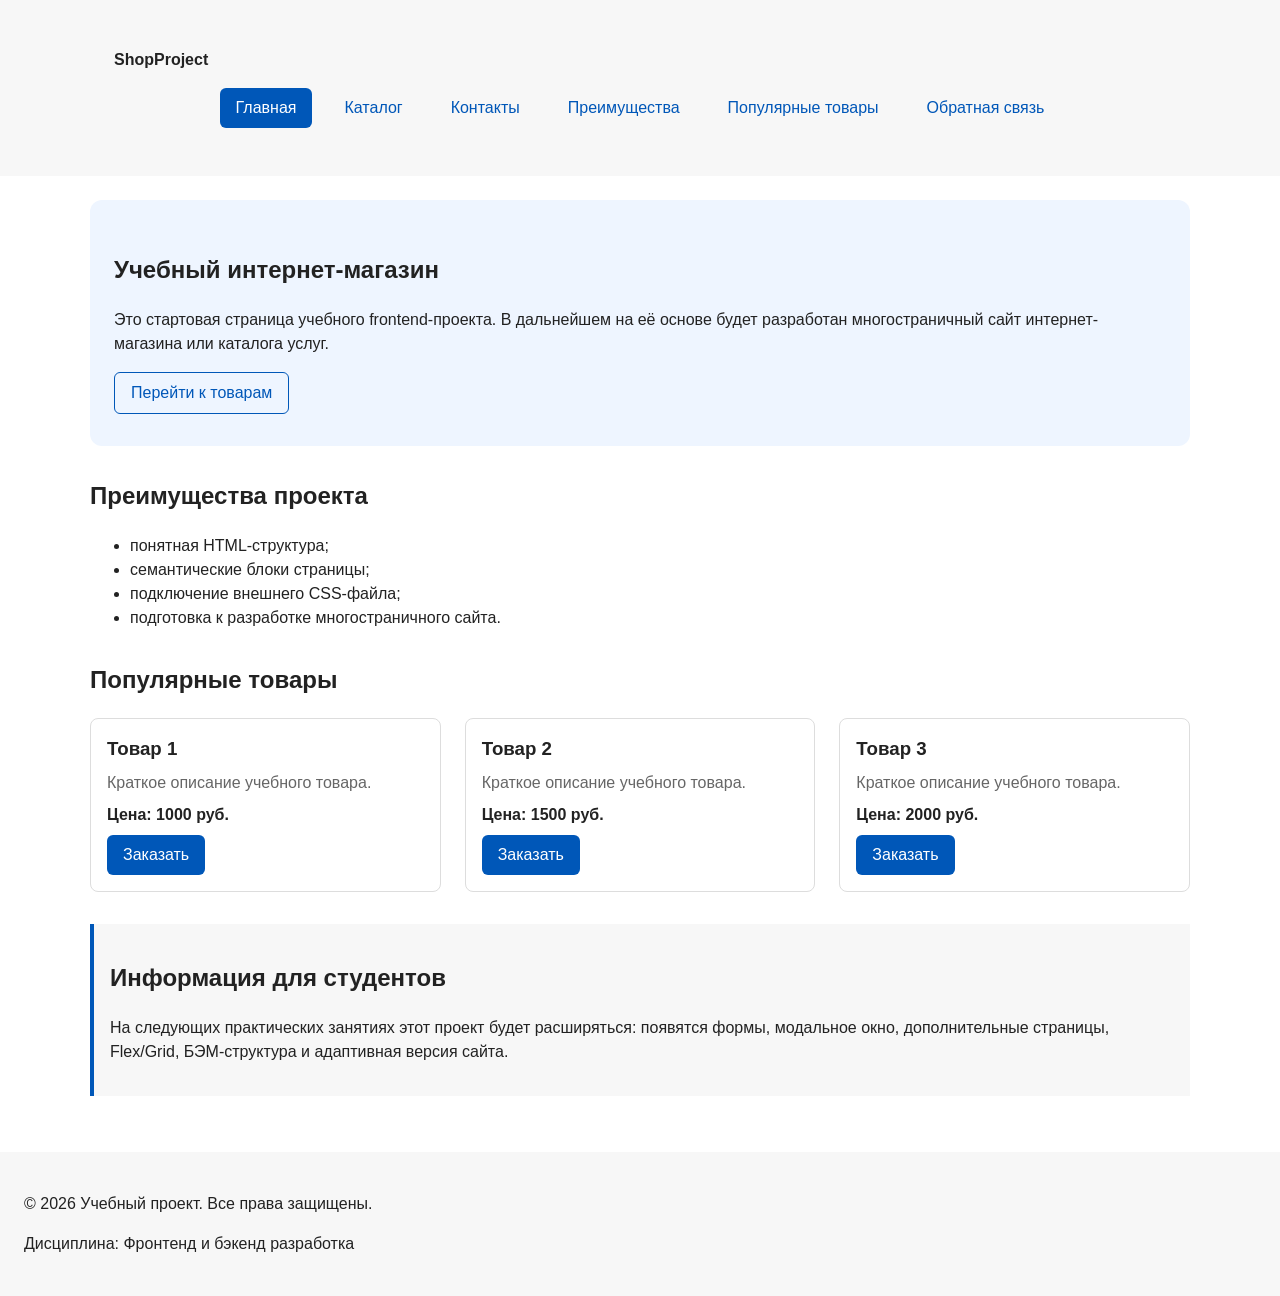
<file: index.html>
<!DOCTYPE html>
<html lang="ru">
<head>
  <meta charset="UTF-8">
  <meta name="viewport" content="width=device-width, initial-scale=1.0">
  <meta name="description" content="Главная страница интернет-магазина.">
  <title>Каталог товаров</title>
  <link rel="stylesheet" href="css/style.css">
  <script src="js/main.js" defer></script>
</head>
<body>
  <header class="site-header">
    <div class="site-header__inner">
      <a class="site-header__logo" href="index.html">ShopProject</a>

      <nav class="site-nav" aria-label="Основная навигация">
        <ul class="site-nav__list">
          <li class="site-nav__item">
            <a class="site-nav__link site-nav__link--active" href="index.html">Главная</a>
          </li>

          <li class="site-nav__item">
            <a class="site-nav__link" href="catalog.html">Каталог</a>
          </li>

          <li class="site-nav__item">
            <a class="site-nav__link" href="contacts.html">Контакты</a>
          </li>

          <li class="site-nav__item">
            <a class="site-nav__link" href="index.html#advantages">Преимущества</a>
          </li>

          <li class="site-nav__item">
            <a class="site-nav__link" href="index.html#popular">Популярные товары</a>
          </li>

          <li class="site-nav__item">
            <a class="site-nav__link" href="index.html#contacts">Обратная связь</a>
          </li>
        </ul>
      </nav>
    </div>
  </header>

  <main>
    <section class="hero">
      <h1>Учебный интернет-магазин</h1>
      <p>
        Это стартовая страница учебного frontend-проекта.
        В дальнейшем на её основе будет разработан многостраничный сайт
        интернет-магазина или каталога услуг.
      </p>
      <a class="button button--secondary" href="#popular">Перейти к товарам</a>
    </section>

    <section class="section" id="advantages">
      <h2>Преимущества проекта</h2>

      <ul class="advantages-list">
        <li>понятная HTML-структура;</li>
        <li>семантические блоки страницы;</li>
        <li>подключение внешнего CSS-файла;</li>
        <li>подготовка к разработке многостраничного сайта.</li>
      </ul>
    </section>

    <section class="section" id="popular">
      <h2>Популярные товары</h2>

      <div class="products-grid">
        <article class="product-card">
          <h3 class="product-card__title">Товар 1</h3>
          <p class="product-card__description">Краткое описание учебного товара.</p>
          <p class="product-card__price">Цена: 1000 руб.</p>
          <button class="button button--primary product-card__button" type="button" data-product="Товар 1">
            Заказать
          </button>
        </article>

        <article class="product-card">
          <h3 class="product-card__title">Товар 2</h3>
          <p class="product-card__description">Краткое описание учебного товара.</p>
          <p class="product-card__price">Цена: 1500 руб.</p>
          <button class="button button--primary product-card__button" type="button" data-product="Товар 1">
            Заказать
          </button>
        </article>

        <article class="product-card">
          <h3 class="product-card__title">Товар 3</h3>
          <p class="product-card__description">Краткое описание учебного товара.</p>
          <p class="product-card__price">Цена: 2000 руб.</p>
          <button class="button button--primary product-card__button" type="button" data-product="Товар 1">
            Заказать
          </button>
        </article>
      </div>
    </section>

    <p class="success-message" id="success-message" hidden>
      Форма успешно отправлена!
    </p>

    <aside class="aside-info">
      <h2>Информация для студентов</h2>
      <p>
        На следующих практических занятиях этот проект будет расширяться:
        появятся формы, модальное окно, дополнительные страницы, Flex/Grid,
        БЭМ-структура и адаптивная версия сайта.
      </p>
    </aside>
  </main>

  <dialog class="order-dialog" id="order-dialog" aria-labelledby="order-dialog-title">
    <h2 class="order-dialog__title" id="order-dialog-title">Оформление заявки</h2>

    <form class="order-form" id="order-form" action="#" method="post" novalidate>
      <input id="selected-product" name="selected-product" type="hidden">

      <div class="order-form__field">
        <label class="order-form__label" for="order-name">Имя</label>
        <input
          class="order-form__input"
          id="order-name"
          name="name"
          type="text"
          placeholder="Введите ваше имя"
          minlength="2"
          autocomplete="given-name"
          required
        >
      </div>

      <div class="order-form__field">
        <label class="order-form__label" for="order-email">E-mail</label>
        <input
          class="order-form__input"
          id="order-email"
          name="email"
          type="email"
          placeholder="example@mail.ru"
          autocomplete="email"
          required
        >
      </div>

      <div class="order-form__field">
        <label class="order-form__label" for="order-phone">Телефон</label>
        <input
          class="order-form__input"
          id="order-phone"
          name="phone"
          type="tel"
          inputmode="tel"
          placeholder="+7 (900) 000-00-00"
          pattern="^\+7 \(\d{3}\) \d{3}-\d{2}-\d{2}$"
          required
        >
        <small>Формат: +7 (900) 000-00-00</small>
      </div>

      <div class="order-form__field">
        <label class="order-form__label" for="order-date">Дата связи</label>
        <input
          class="order-form__input"
          id="order-date"
          name="date"
          type="date"
        >
      </div>

      <div class="order-form__field">
        <label class="order-form__label" for="order-topic">Тема заявки</label>
        <select id="order-topic" name="topic" required>
          <option value="">Выберите тему</option>
          <option value="product">Заказ товара</option>
          <option value="consultation">Консультация</option>
          <option value="delivery">Доставка</option>
        </select>
      </div>

      <div class="order-form__field">
        <label class="order-form__label" for="order-comment">Комментарий</label>
        <textarea
          class="order-form__input"
          id="order-comment"
          name="comment"
          rows="4"
          placeholder="Укажите дополнительную информацию"
        ></textarea>
      </div>

      <div class="order-form__field">
        <label class="order-form__label">
          <input
            id="order-agreement"
            name="agreement"
            type="checkbox"
            required
          >
          Я согласен на обработку данных
        </label>
      </div>

      <div class="order-form__actions">
        <button class="button button--secondary" type="button" id="close-order-dialog">Закрыть</button>
        <button class="button button--primary" type="submit">Отправить заявку</button>
      </div>
    </form>
  </dialog>

  <footer id="contacts">
    <p>&copy; 2026 Учебный проект. Все права защищены.</p>
    <p>Дисциплина: Фронтенд и бэкенд разработка</p>
  </footer>
</body>
</html>
</file>
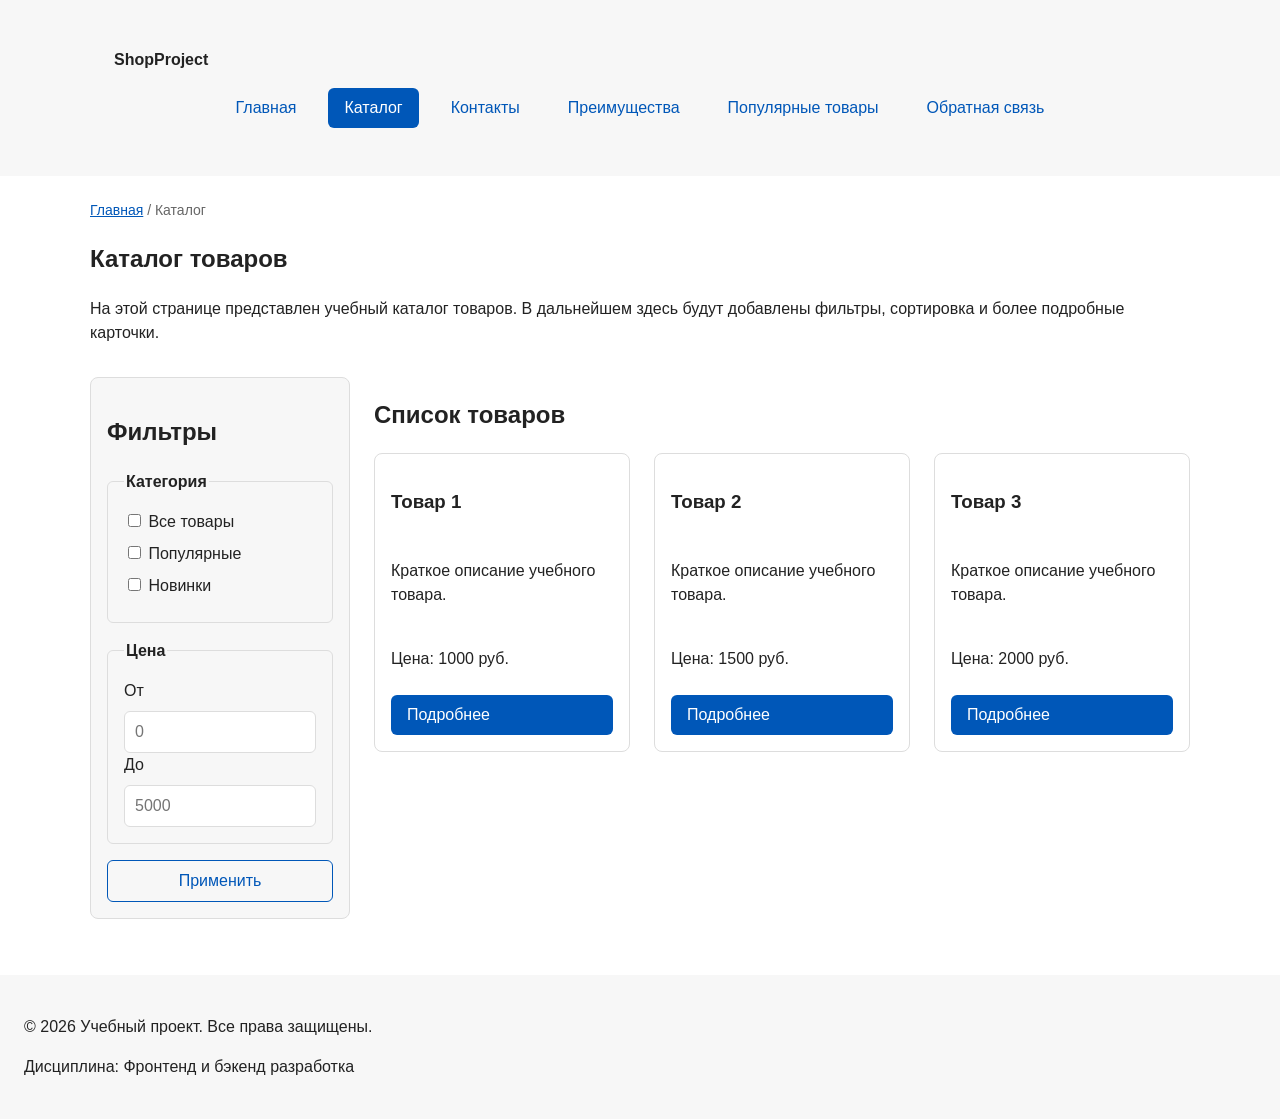
<file: catalog.html>
<!DOCTYPE html>
<html lang="ru">
<head>
  <meta charset="UTF-8">
  <meta name="viewport" content="width=device-width, initial-scale=1.0">
  <meta name="description" content="Каталог товаров учебного интернет-магазина.">
  <title>Каталог товаров — Учебный интернет-магазин</title>
  <link rel="stylesheet" href="css/style.css">
</head>
<body>
<header class="site-header">
  <div class="site-header__inner">
    <a class="site-header__logo" href="index.html">ShopProject</a>

    <nav class="site-nav" aria-label="Основная навигация">
      <ul class="site-nav__list">
        <li class="site-nav__item">
          <a class="site-nav__link" href="index.html">Главная</a>
        </li>

        <li class="site-nav__item">
          <a class="site-nav__link site-nav__link--active" href="catalog.html">Каталог</a>
        </li>

        <li class="site-nav__item">
          <a class="site-nav__link" href="contacts.html">Контакты</a>
        </li>

        <li class="site-nav__item">
          <a class="site-nav__link" href="index.html#advantages">Преимущества</a>
        </li>

        <li class="site-nav__item">
          <a class="site-nav__link" href="index.html#popular">Популярные товары</a>
        </li>

        <li class="site-nav__item">
          <a class="site-nav__link" href="index.html#contacts">Обратная связь</a>
        </li>
      </ul>
    </nav>
  </div>
</header>

  <main>
    <nav class="breadcrumbs" aria-label="Хлебные крошки">
      <a class="breadcrumbs__link" href="index.html">Главная</a>
      <span class="breadcrumbs__current">Каталог</span>
    </nav>

    <section class="section">
      <h1>Каталог товаров</h1>
      <p>
        На этой странице представлен учебный каталог товаров.
        В дальнейшем здесь будут добавлены фильтры, сортировка и более
        подробные карточки.
      </p>
    </section>

    <section class="catalog-layout">
      <aside class="catalog-filters">
        <h2>Фильтры</h2>

        <form class="filters-form" action="#" method="get">
          <fieldset>
            <legend>Категория</legend>

            <label>
              <input type="checkbox" name="category" value="all">
              Все товары
            </label>

            <label>
              <input type="checkbox" name="category" value="popular">
              Популярные
            </label>

            <label>
              <input type="checkbox" name="category" value="new">
              Новинки
            </label>
          </fieldset>

          <fieldset>
            <legend>Цена</legend>

            <label for="price-from">От</label>
            <input id="price-from" name="price-from" type="number" min="0" placeholder="0">

            <label for="price-to">До</label>
            <input id="price-to" name="price-to" type="number" min="0" placeholder="5000">
          </fieldset>

          <button class="button button--secondary" type="submit">Применить</button>
        </form>
      </aside>

      <section class="catalog-products">
        <h2>Список товаров</h2>

        <div class="products-grid">
          <article class="product-card">
            <h3>Товар 1</h3>
            <p>Краткое описание учебного товара.</p>
            <p>Цена: 1000 руб.</p>
            <a class="button button--primary" href="index.html#popular">Подробнее</a>
          </article>

          <article class="product-card">
            <h3>Товар 2</h3>
            <p>Краткое описание учебного товара.</p>
            <p>Цена: 1500 руб.</p>
            <a class="button button--primary" href="index.html#popular">Подробнее</a>
          </article>

          <article class="product-card">
            <h3>Товар 3</h3>
            <p>Краткое описание учебного товара.</p>
            <p>Цена: 2000 руб.</p>
            <a class="button button--primary" href="index.html#popular">Подробнее</a>
          </article>
        </div>
      </section>
    </section>
  </main>

  <footer>
    <p>&copy; 2026 Учебный проект. Все права защищены.</p>
    <p>Дисциплина: Фронтенд и бэкенд разработка</p>
  </footer>
</body>
</html>
</file>
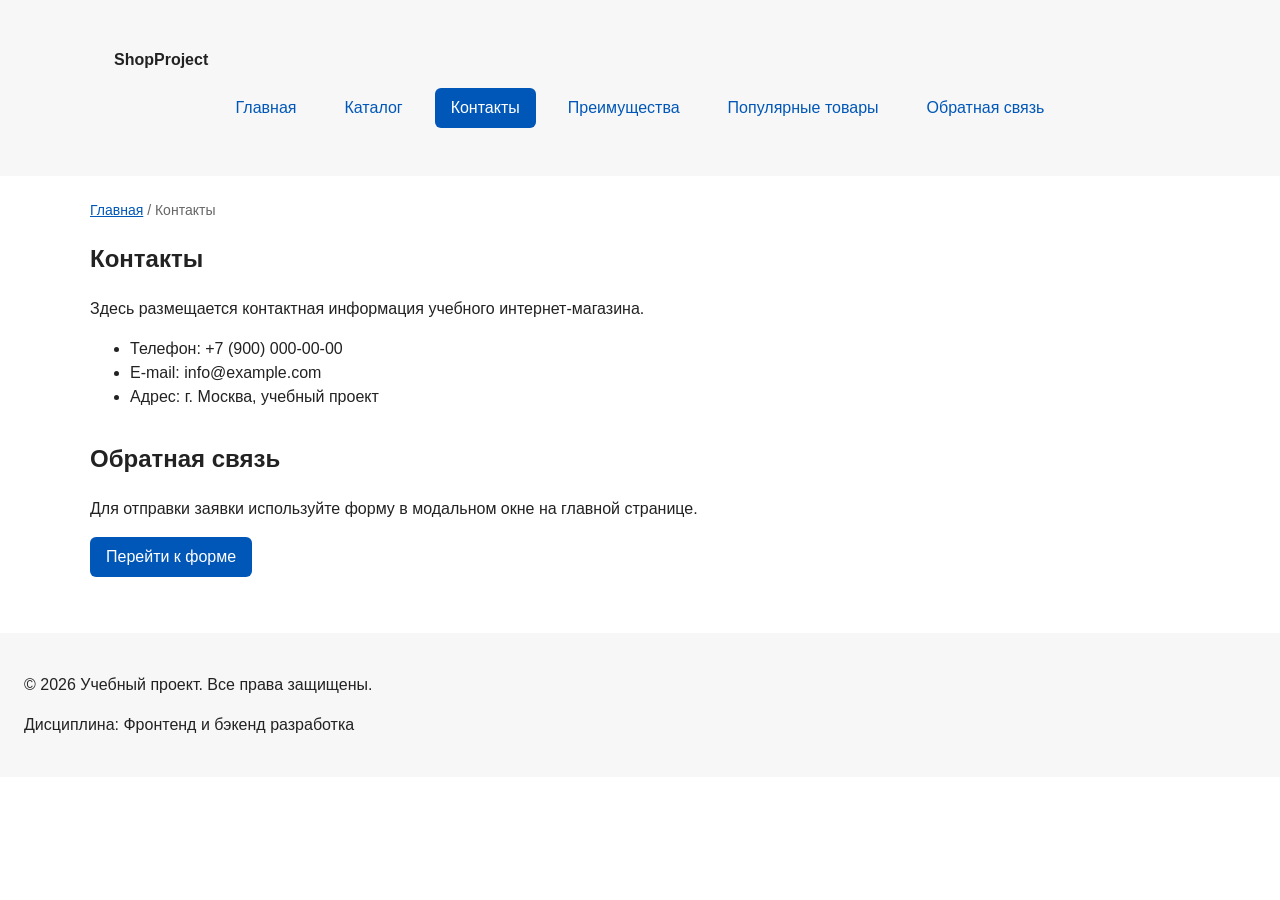
<file: contacts.html>
<!DOCTYPE html>
<html lang="ru">
<head>
  <meta charset="UTF-8">
  <meta name="viewport" content="width=device-width, initial-scale=1.0">
  <meta name="description" content="Контактная информация учебного интернет-магазина.">
  <title>Контакты — Учебный интернет-магазин</title>
  <link rel="stylesheet" href="css/style.css">
</head>
<body>
  <header class="site-header">
    <div class="site-header__inner">
      <a class="site-header__logo" href="index.html">ShopProject</a>

      <nav class="site-nav" aria-label="Основная навигация">
        <ul class="site-nav__list">
          <li class="site-nav__item">
            <a class="site-nav__link" href="index.html">Главная</a>
          </li>

          <li class="site-nav__item">
            <a class="site-nav__link" href="catalog.html">Каталог</a>
          </li>

          <li class="site-nav__item">
            <a class="site-nav__link site-nav__link--active" href="contacts.html">Контакты</a>
          </li>

          <li class="site-nav__item">
            <a class="site-nav__link" href="index.html#advantages">Преимущества</a>
          </li>

          <li class="site-nav__item">
            <a class="site-nav__link" href="index.html#popular">Популярные товары</a>
          </li>

          <li class="site-nav__item">
            <a class="site-nav__link" href="index.html#contacts">Обратная связь</a>
          </li>
        </ul>
      </nav>
    </div>
  </header>

  <main>
    <nav class="breadcrumbs" aria-label="Хлебные крошки">
      <a class="breadcrumbs__link" href="index.html">Главная</a>
      <span class="breadcrumbs__current">Контакты</span>
    </nav>

    <section class="section">
      <h1>Контакты</h1>
      <p>
        Здесь размещается контактная информация учебного интернет-магазина.
      </p>

      <ul>
        <li>Телефон: +7 (900) 000-00-00</li>
        <li>E-mail: info@example.com</li>
        <li>Адрес: г. Москва, учебный проект</li>
      </ul>
    </section>

    <section class="section" id="feedback">
      <h2>Обратная связь</h2>
      <p>
        Для отправки заявки используйте форму в модальном окне на главной странице.
      </p>
      <a class="button button--primary" href="index.html#contacts">Перейти к форме</a>
    </section>
  </main>

  <footer>
    <p>&copy; 2026 Учебный проект. Все права защищены.</p>
    <p>Дисциплина: Фронтенд и бэкенд разработка</p>
  </footer>
</body>
</html>
</file>
<file: css/style.css>
/* ===============================
   1. Переменные проекта
   =============================== */

:root {
  /* Основные цвета проекта */
  --color-bg: #ffffff;
  --color-text: #222222;
  --color-muted: #666666;
  --color-primary: #0057b8;
  --color-primary-dark: #003f86;
  --color-border: #dddddd;
  --color-surface: #f7f7f7;
  --color-surface-accent: #eef5ff;
  --color-danger: #b00020;
  --color-success: #168a2f;
  --color-success-bg: #eefaf0;
  --color-white: #ffffff;

  /* Отступы */
  --space-xs: 4px;
  --space-sm: 8px;
  --space-md: 16px;
  --space-lg: 24px;
  --space-xl: 32px;

  /* Скругления */
  --radius-sm: 6px;
  --radius-md: 8px;
  --radius-lg: 12px;

  /* Размеры */
  --container-width: 1100px;
}

/* ===============================
   2. Базовые стили
   =============================== */

* {
  box-sizing: border-box;
}

html {
  scroll-behavior: smooth;
}

body {
  margin: 0;
  font-family: Arial, sans-serif;
  line-height: 1.5;
  color: var(--color-text);
  background-color: var(--color-bg);
}

header,
main,
footer {
  padding: var(--space-lg);
}

header {
  background-color: var(--color-surface);
}

footer {
  background-color: var(--color-surface);
}

/* ===============================
   3. Общие элементы интерфейса
   =============================== */
:target {
  outline: 2px dashed var(--color-primary);
  outline-offset: 4px;
}

a {
  color: var(--color-primary);
}

a:hover {
  color: var(--color-primary-dark);
}

a:focus-visible {
  outline: 2px solid var(--color-primary);
  outline-offset: 3px;
}

.button {
  display: inline-block;
  padding: var(--space-sm) var(--space-md);
  border: none;
  border-radius: var(--radius-sm);
  font: inherit;
  text-decoration: none;
  cursor: pointer;
}

.button--primary {
  color: var(--color-white);
  background-color: var(--color-primary);
}

.button--primary:hover {
  background-color: var(--color-primary-dark);
}

.button--secondary {
  color: var(--color-primary);
  background-color: transparent;
  border: 1px solid var(--color-primary);
}

.button--secondary:hover {
  color: var(--color-white);
  background-color: var(--color-primary);
}

.button:focus-visible {
  outline: 2px solid var(--color-primary);
  outline-offset: 3px;
}

.button:disabled,
.button--disabled {
  opacity: 0.6;
  cursor: not-allowed;
}


/* ===============================
   4. Компоненты страницы
   =============================== */
.site-header {
  background-color: var(--color-surface);
}

.site-header__inner {
  max-width: var(--container-width);
  margin: 0 auto;
  padding: var(--space-lg);
}

.site-header__logo {
  font-weight: 700;
  color: var(--color-text);
  text-decoration: none;
}

.site-nav__list {
  display: flex;
  flex-wrap: wrap;
  justify-content: center;
  align-items: center;
  gap: var(--space-md);
  padding: 0;
  margin: var(--space-md) 0 0;
  list-style: none;
}

.site-nav__link {
  display: inline-block;
  padding: var(--space-sm) var(--space-md);
  color: var(--color-primary);
  text-decoration: none;
  border-radius: var(--radius-sm);
}

.site-nav__link:hover {
  color: var(--color-white);
  background-color: var(--color-primary);
}

.site-nav__link:focus-visible {
  outline: 2px solid var(--color-primary);
  outline-offset: 3px;
}

.site-nav__link--active {
  color: var(--color-white);
  background-color: var(--color-primary);
}

.hero {
  max-width: var(--container-width);
  margin: 0 auto var(--space-xl);
  padding: var(--space-xl) var(--space-lg);
  background-color: var(--color-surface-accent);
  border-radius: var(--radius-lg);
}

.section {
  max-width: var(--container-width);
  margin: 0 auto var(--space-xl);
}

.section h2 {
  margin-top: 0;
}

.products-grid {
  display: grid;
  grid-template-columns: repeat(3, 1fr);
  gap: var(--space-lg);
}

.product-card {
  display: flex;
  flex-direction: column;
  gap: var(--space-sm);
  padding: var(--space-md);
  border: 1px solid var(--color-border);
  border-radius: var(--radius-md);
  background-color: var(--color-bg);
}

.product-card:hover {
  border-color: var(--color-primary);
}

.product-card--featured {
  border-color: var(--color-primary);
}

.product-card--discount {
  border-color: var(--color-danger);
}

.product-card__title {
  margin: 0;
  color: var(--color-text);
}

.product-card__description {
  margin: 0;
  color: var(--color-muted);
}

.product-card__price {
  margin: 0;
  font-weight: 700;
}

.product-card--discount .product-card__price {
  color: var(--color-danger);
}

.product-card__button {
  margin-top: auto;
  align-self: flex-start;
}

.aside-info {
  max-width: var(--container-width);
  margin: 0 auto var(--space-xl);
  padding: var(--space-md);
  border-left: 4px solid var(--color-primary);
  background-color: var(--color-surface);
}

.breadcrumbs {
  max-width: var(--container-width);
  margin: 0 auto var(--space-md);
  font-size: 14px;
  color: var(--color-muted);
}

.breadcrumbs__link {
  color: var(--color-primary);
}

.breadcrumbs__current::before {
  content: " / ";
  color: var(--color-muted);
}

.catalog-layout {
  max-width: var(--container-width);
  margin: 0 auto var(--space-xl);
  display: grid;
  grid-template-columns: 260px 1fr;
  grid-template-areas: "filters products";
  gap: var(--space-lg);
}

.catalog-filters {
  grid-area: filters;
  padding: var(--space-md);
  border: 1px solid var(--color-border);
  border-radius: var(--radius-md);
  background-color: var(--color-surface);
}

.catalog-products {
  grid-area: products;
}

.filters-form {
  display: grid;
  gap: var(--space-md);
}

.filters-form fieldset {
  margin: 0;
  padding: var(--space-md);
  border: 1px solid var(--color-border);
  border-radius: var(--radius-sm);
}

.filters-form legend {
  font-weight: 700;
}

.filters-form label {
  display: block;
  margin-bottom: var(--space-sm);
}

.filters-form input[type="number"] {
  width: 100%;
  padding: 8px 10px;
  border: 1px solid var(--color-border);
  border-radius: var(--radius-sm);
  font: inherit;
}


/* ===============================
   5. Форма и модальное окно
   =============================== */

.order-dialog {
  width: min(100% - 32px, 560px);
  padding: var(--space-lg);
  border: none;
  border-radius: var(--radius-lg);
}

.order-dialog::backdrop {
  background-color: rgba(0, 0, 0, 0.5);
}

.order-dialog__title {
  margin-top: 0;
}

.order-form__field {
  margin-bottom: var(--space-md);
}

.order-form__label {
  display: block;
  margin-bottom: var(--space-xs);
}

.order-form__input,
.order-form__select,
.order-form__textarea {
  width: 100%;
  padding: 10px 12px;
  border: 1px solid var(--color-border);
  border-radius: var(--radius-sm);
  font: inherit;
}

.order-form__input:hover,
.order-form__select:hover,
.order-form__textarea:hover {
  border-color: var(--color-primary);
}

.order-form__input:focus-visible,
.order-form__select:focus-visible,
.order-form__textarea:focus-visible {
  outline: 2px solid var(--color-primary);
  outline-offset: 3px;
}

.order-form__actions {
  display: flex;
  gap: var(--space-md);
  margin-top: var(--space-lg);
}

[aria-invalid="true"] {
  border-color: var(--color-danger);
}

.success-message {
  max-width: var(--container-width);
  margin: var(--space-lg) auto;
  padding: var(--space-md);
  border-left: 4px solid var(--color-success);
  background-color: var(--color-success-bg);
}
</file>
